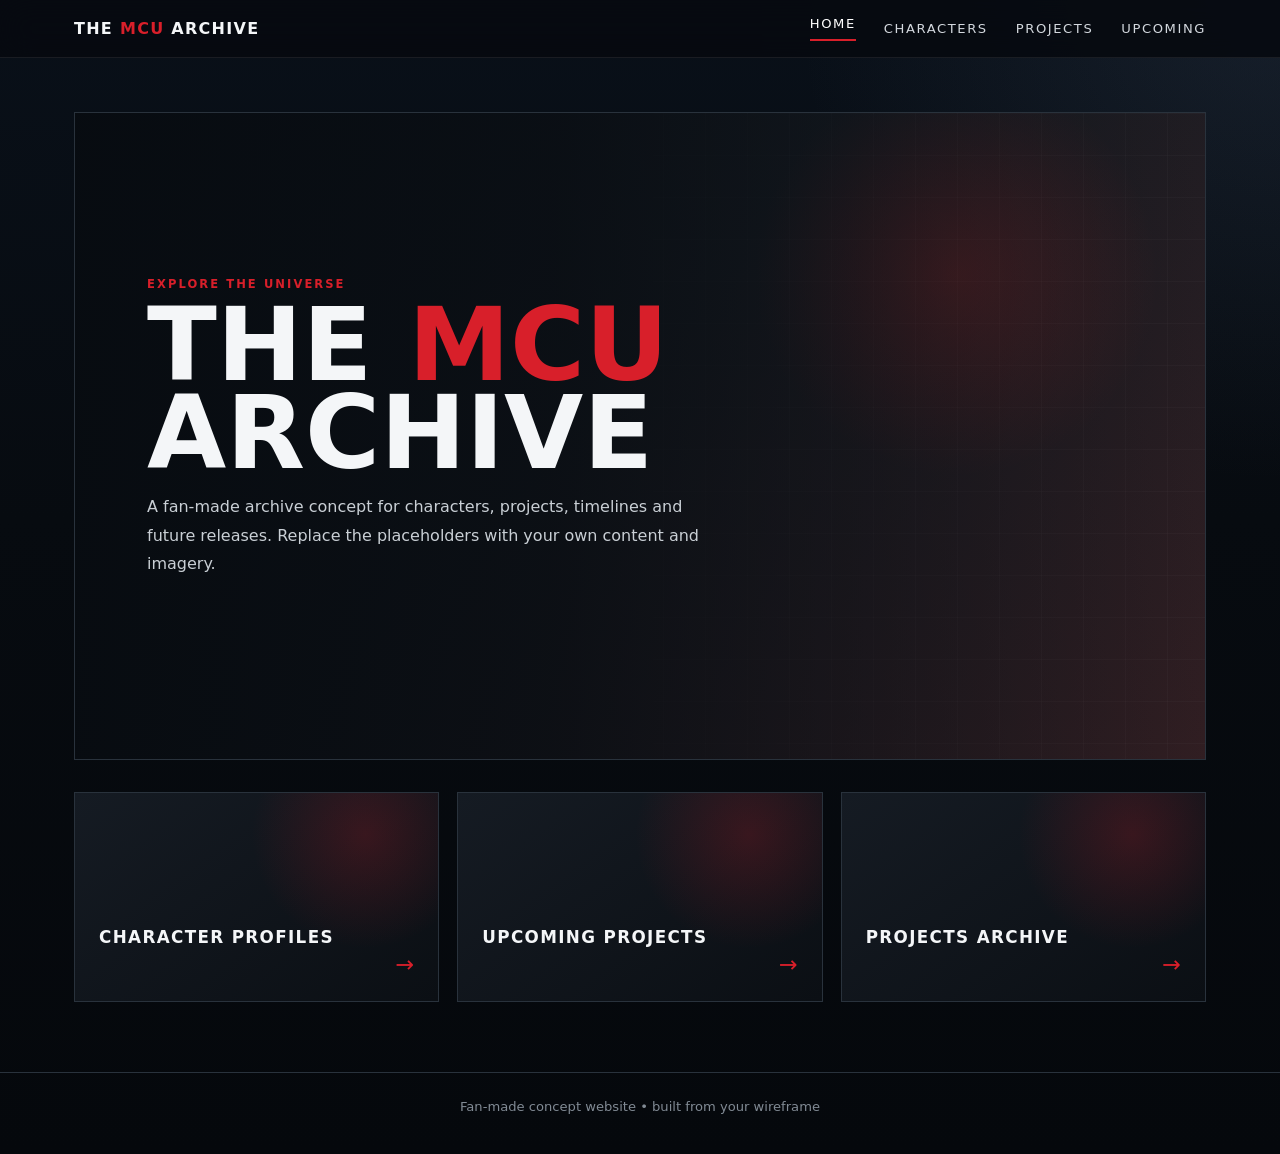
<file: index.html>
<!doctype html><html lang="en"><head><meta charset="utf-8"><meta name="viewport" content="width=device-width,initial-scale=1"><title>The Archive</title><link rel="stylesheet" href="styles.css"></head><body>
<header class="site-header"><nav class="nav"><a class="brand" href="index.html">THE <span>MCU</span> ARCHIVE</a><button class="menu-btn">☰</button><div class="nav-links"><a class="active" href="index.html">Home</a><a href="characters.html">Characters</a><a href="projects.html">Projects</a><a href="upcoming.html">Upcoming</a></div></nav></header>
<main>
<section class="hero"><div class="hero-content"><div class="eyebrow">Explore the universe</div><h1>The <span>MCU</span><br>Archive</h1><p>A fan-made archive concept for characters, projects, timelines and future releases. Replace the placeholders with your own content and imagery.</p></div></section>
<section class="home-cards">
<a class="link-card" href="characters.html"><h3>Character Profiles</h3><span class="arrow">→</span></a>
<a class="link-card" href="upcoming.html"><h3>Upcoming Projects</h3><span class="arrow">→</span></a>
<a class="link-card" href="projects.html"><h3>Projects Archive</h3><span class="arrow">→</span></a>
</section>
</main><footer class="footer">Fan-made concept website • built from your wireframe</footer><script src="script.js"></script></body></html>
</file>
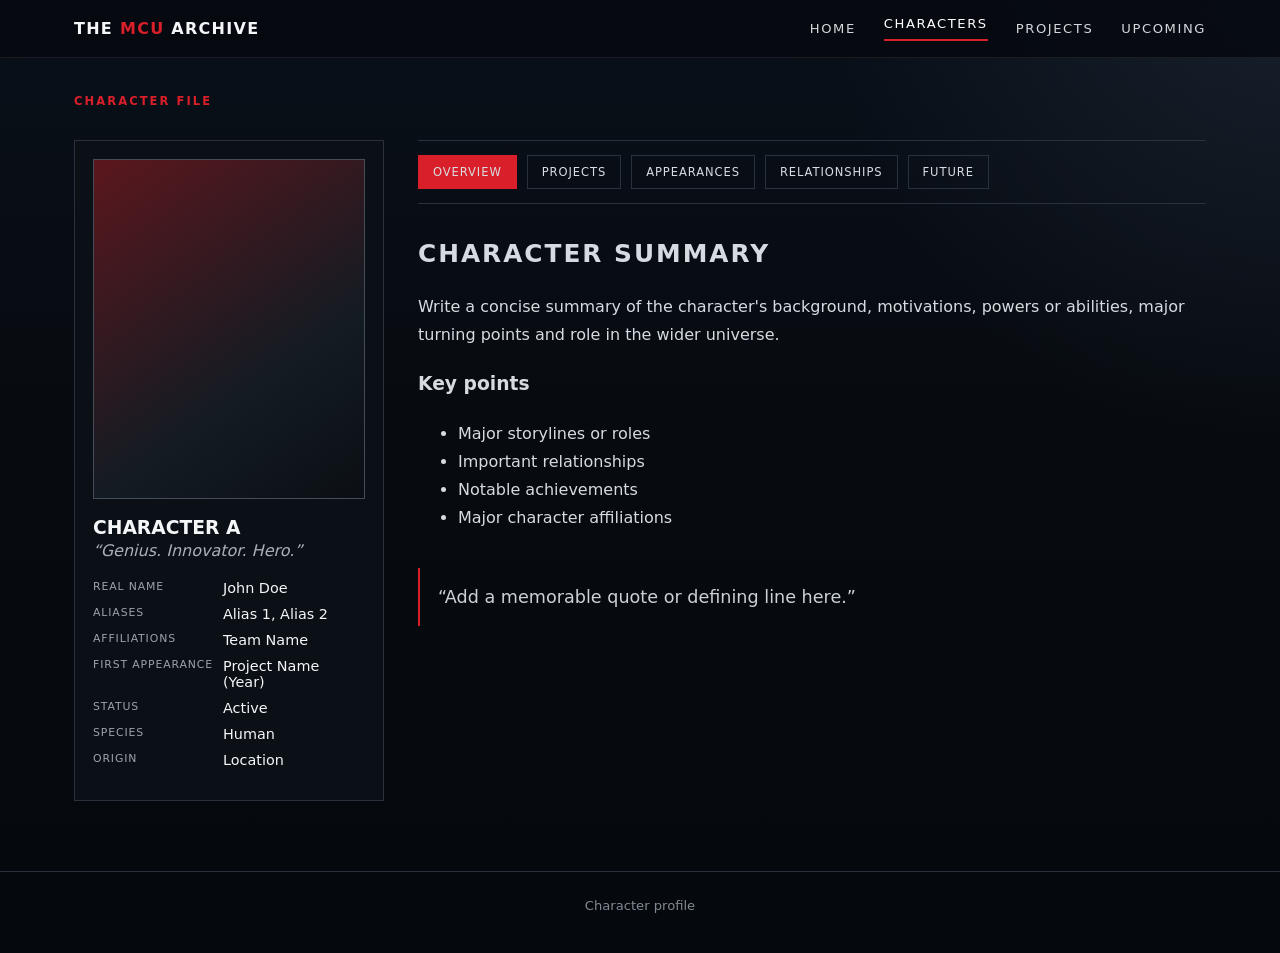
<file: character.html>
<!doctype html><html lang="en"><head><meta charset="utf-8"><meta name="viewport" content="width=device-width,initial-scale=1"><title>Character Profile</title><link rel="stylesheet" href="styles.css"></head><body>
<header class="site-header"><nav class="nav"><a class="brand" href="index.html">THE <span>MCU</span> ARCHIVE</a><button class="menu-btn">☰</button><div class="nav-links"><a href="index.html">Home</a><a class="active" href="characters.html">Characters</a><a href="projects.html">Projects</a><a href="upcoming.html">Upcoming</a></div></nav></header>
<main><div class="eyebrow">Character file</div><section class="profile-layout">
<aside class="profile-card"><div class="profile-image"></div><h1>Character A</h1><div class="tagline">“Genius. Innovator. Hero.”</div><dl class="meta"><dt>Real name</dt><dd>John Doe</dd><dt>Aliases</dt><dd>Alias 1, Alias 2</dd><dt>Affiliations</dt><dd>Team Name</dd><dt>First appearance</dt><dd>Project Name (Year)</dd><dt>Status</dt><dd>Active</dd><dt>Species</dt><dd>Human</dd><dt>Origin</dt><dd>Location</dd></dl></aside>
<section class="profile-main"><div class="tabs"><button class="tab active" data-tab="overview">Overview</button><button class="tab" data-tab="projects">Projects</button><button class="tab" data-tab="appearances">Appearances</button><button class="tab" data-tab="relationships">Relationships</button><button class="tab" data-tab="future">Future</button></div>
<div id="overview" class="tab-panel active"><h2 class="section-title">Character Summary</h2><p>Write a concise summary of the character's background, motivations, powers or abilities, major turning points and role in the wider universe.</p><h3>Key points</h3><ul><li>Major storylines or roles</li><li>Important relationships</li><li>Notable achievements</li><li>Major character affiliations</li></ul><div class="quote">“Add a memorable quote or defining line here.”</div></div>
<div id="projects" class="tab-panel"><h2 class="section-title">Projects</h2><p>List every film, series or special connected to this character.</p></div>
<div id="appearances" class="tab-panel"><h2 class="section-title">Appearances</h2><p>Use this for cameo appearances, post-credit scenes or archive footage.</p></div>
<div id="relationships" class="tab-panel"><h2 class="section-title">Relationships</h2><p>Summarise allies, rivals, family and team connections.</p></div>
<div id="future" class="tab-panel"><h2 class="section-title">Future</h2><p>Track confirmed or rumoured future projects here.</p></div>
</section></section></main><footer class="footer">Character profile</footer><script src="script.js"></script></body></html>
</file>
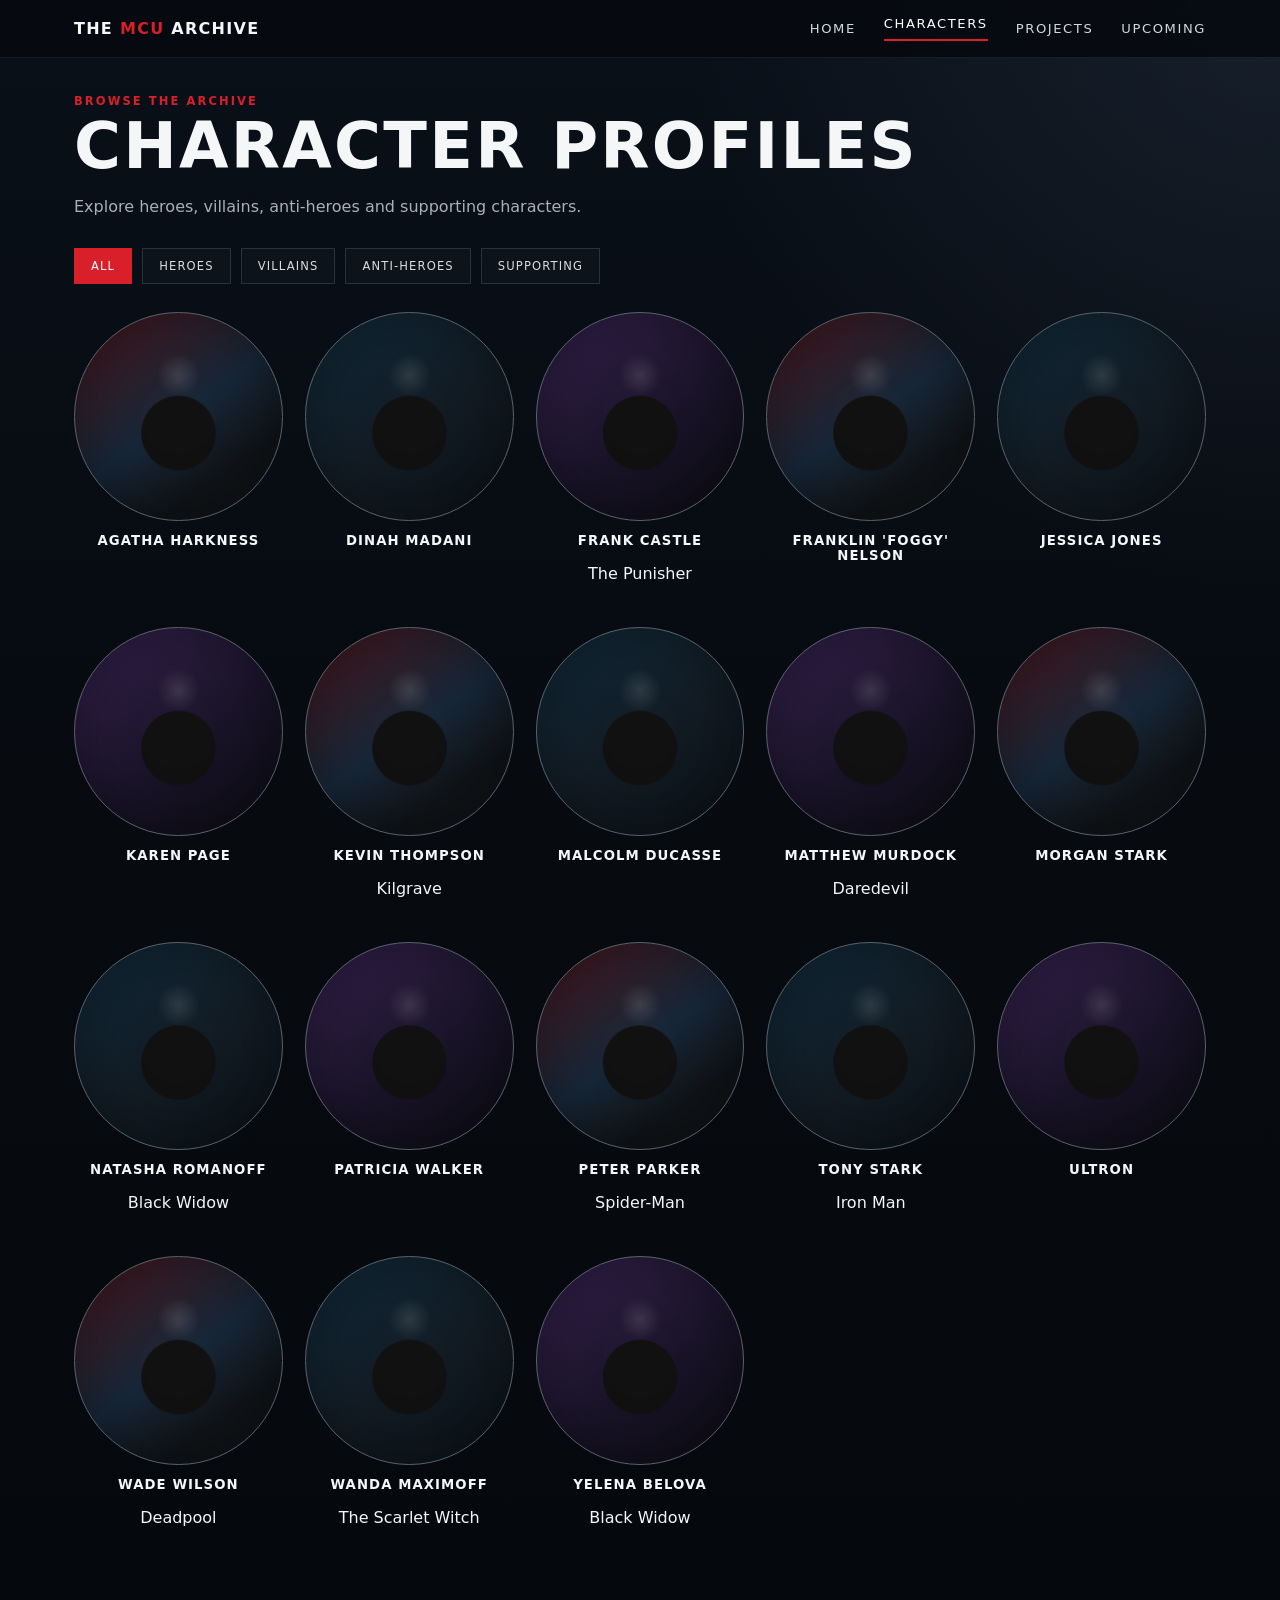
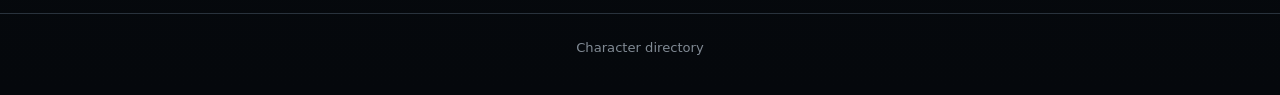
<file: characters.html>
<!doctype html><html lang="en"><head><meta charset="utf-8"><meta name="viewport" content="width=device-width,initial-scale=1"><title>Characters</title><link rel="stylesheet" href="styles.css"></head><body>
<header class="site-header"><nav class="nav"><a class="brand" href="index.html">THE <span>MCU</span> ARCHIVE</a><button class="menu-btn">☰</button><div class="nav-links"><a href="index.html">Home</a><a class="active" href="characters.html">Characters</a><a href="projects.html">Projects</a><a href="upcoming.html">Upcoming</a></div></nav></header>
<main><div class="eyebrow">Browse the archive</div><h1 class="page-title">Character Profiles</h1><p class="page-subtitle">Explore heroes, villains, anti-heroes and supporting characters.</p>
<div class="toolbar"><button class="filter-btn active" data-filter="all">All</button><button class="filter-btn" data-filter="hero">Heroes</button><button class="filter-btn" data-filter="villain">Villains</button><button class="filter-btn" data-filter="antihero">Anti-Heroes</button><button class="filter-btn" data-filter="supporting">Supporting</button></div>
<section class="character-grid">
<a href="character.html" class="character-card" data-type="villain"><div class="avatar"></div><h3>Agatha Harkness</h3></a>
  <div class="character-card" data-type="supporting"><div class="avatar"></div><h3>Dinah Madani</h3></div>
  <div class="character-card" data-type="antihero"><div class="avatar"></div><h3>Frank Castle</h3><p>The Punisher</p></div>
  <div class="character-card" data-type="supporting"><div class="avatar"></div><h3>Franklin 'Foggy' Nelson</h3></div>
<div class="character-card" data-type="hero"><div class="avatar"></div><h3>Jessica Jones</h3></div>
  <div class="character-card" data-type="supporting"><div class="avatar"></div><h3>Karen Page</h3></div>
  <div class="character-card" data-type="villain"><div class="avatar"></div><h3>Kevin Thompson</h3><p>Kilgrave</p></div>
<div class="character-card" data-type="supporting"><div class="avatar"></div><h3>Malcolm Ducasse</h3></div>
<div class="character-card" data-type="hero"><div class="avatar"></div><h3>Matthew Murdock</h3><p>Daredevil</p></div>
  <div class="character-card" data-type="supporting"><div class="avatar"></div><h3>Morgan Stark</h3></div>
<div class="character-card" data-type="hero"><div class="avatar"></div><h3>Natasha Romanoff</h3><p>Black Widow</p></div>
  <div class="character-card" data-type="supporting"><div class="avatar"></div><h3>Patricia Walker</h3></div>
  <div class="character-card" data-type="hero"><div class="avatar"></div><h3>Peter Parker</h3><p>Spider-Man</p></div>
<div class="character-card" data-type="hero"><div class="avatar"></div><h3>Tony Stark</h3><p>Iron Man</p></div>
<div class="character-card" data-type="villain"><div class="avatar"></div><h3>Ultron</h3></div>
<div class="character-card" data-type="antihero"><div class="avatar"></div><h3>Wade Wilson</h3><p>Deadpool</p></div>
<div class="character-card" data-type="hero"><div class="avatar"></div><h3>Wanda Maximoff</h3><p>The Scarlet Witch</p></div>
<div class="character-card" data-type="hero"><div class="avatar"></div><h3>Yelena Belova</h3><p>Black Widow</p></div>
</section></main><footer class="footer">Character directory</footer><script src="script.js"></script></body></html>
</file>
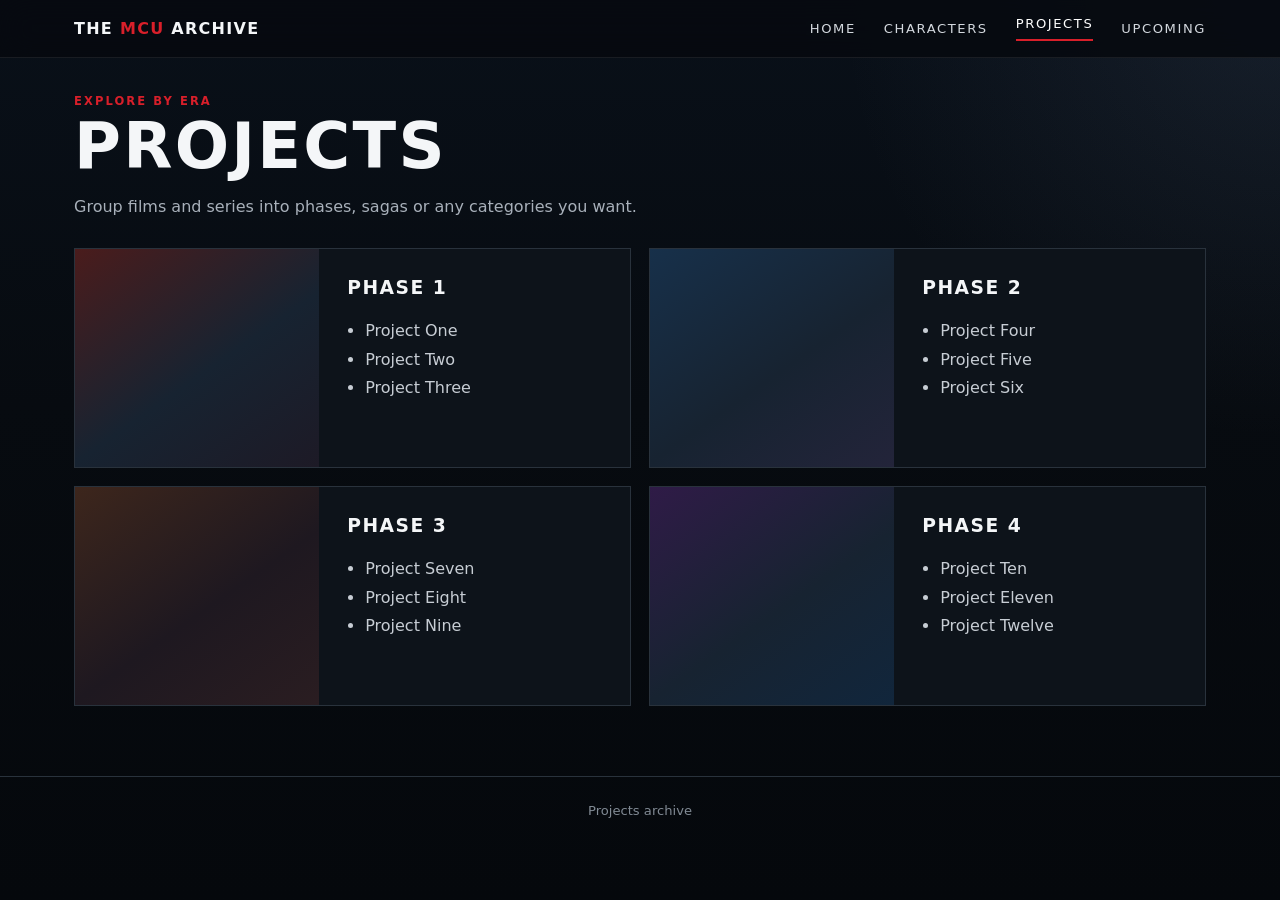
<file: projects.html>
<!doctype html><html lang="en"><head><meta charset="utf-8"><meta name="viewport" content="width=device-width,initial-scale=1"><title>Projects</title><link rel="stylesheet" href="styles.css"></head><body>
<header class="site-header"><nav class="nav"><a class="brand" href="index.html">THE <span>MCU</span> ARCHIVE</a><button class="menu-btn">☰</button><div class="nav-links"><a href="index.html">Home</a><a href="characters.html">Characters</a><a class="active" href="projects.html">Projects</a><a href="upcoming.html">Upcoming</a></div></nav></header>
<main><div class="eyebrow">Explore by era</div><h1 class="page-title">Projects</h1><p class="page-subtitle">Group films and series into phases, sagas or any categories you want.</p>
<section class="phase-grid">
<div class="phase-card"><div class="phase-art"></div><div class="phase-copy"><h3>Phase 1</h3><ul><li>Project One</li><li>Project Two</li><li>Project Three</li></ul></div></div>
<div class="phase-card"><div class="phase-art"></div><div class="phase-copy"><h3>Phase 2</h3><ul><li>Project Four</li><li>Project Five</li><li>Project Six</li></ul></div></div>
<div class="phase-card"><div class="phase-art"></div><div class="phase-copy"><h3>Phase 3</h3><ul><li>Project Seven</li><li>Project Eight</li><li>Project Nine</li></ul></div></div>
<div class="phase-card"><div class="phase-art"></div><div class="phase-copy"><h3>Phase 4</h3><ul><li>Project Ten</li><li>Project Eleven</li><li>Project Twelve</li></ul></div></div>
</section></main><footer class="footer">Projects archive</footer><script src="script.js"></script></body></html>
</file>
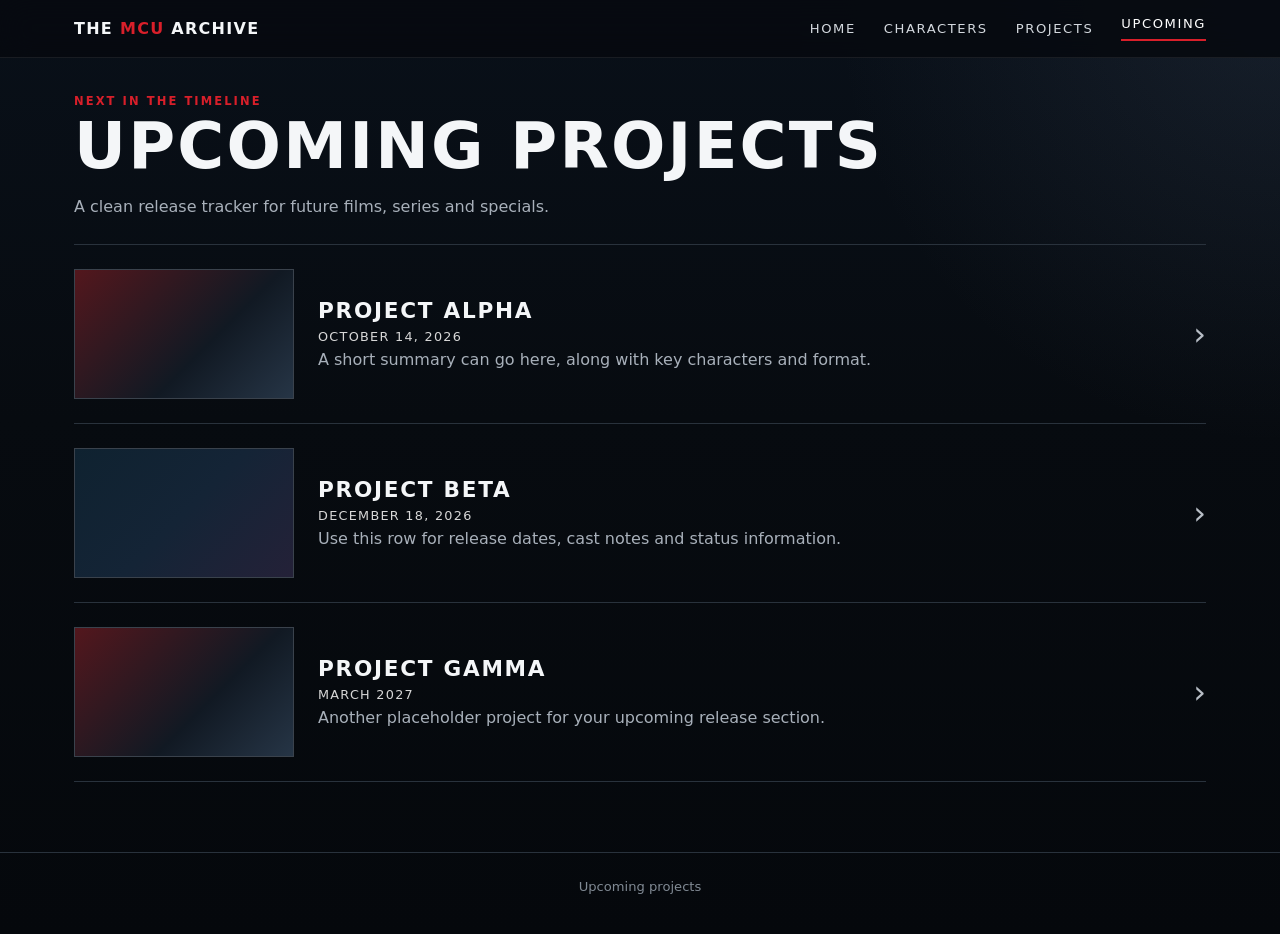
<file: upcoming.html>
<!doctype html><html lang="en"><head><meta charset="utf-8"><meta name="viewport" content="width=device-width,initial-scale=1"><title>Upcoming</title><link rel="stylesheet" href="styles.css"></head><body>
<header class="site-header"><nav class="nav"><a class="brand" href="index.html">THE <span>MCU</span> ARCHIVE</a><button class="menu-btn">☰</button><div class="nav-links"><a href="index.html">Home</a><a href="characters.html">Characters</a><a href="projects.html">Projects</a><a class="active" href="upcoming.html">Upcoming</a></div></nav></header>
<main><div class="eyebrow">Next in the timeline</div><h1 class="page-title">Upcoming Projects</h1><p class="page-subtitle">A clean release tracker for future films, series and specials.</p>
<section class="project-list">
<div class="project-row"><div class="project-thumb"></div><div><h3>Project Alpha</h3><div class="date">October 14, 2026</div><p>A short summary can go here, along with key characters and format.</p></div><div class="chev">›</div></div>
<div class="project-row"><div class="project-thumb"></div><div><h3>Project Beta</h3><div class="date">December 18, 2026</div><p>Use this row for release dates, cast notes and status information.</p></div><div class="chev">›</div></div>
<div class="project-row"><div class="project-thumb"></div><div><h3>Project Gamma</h3><div class="date">March 2027</div><p>Another placeholder project for your upcoming release section.</p></div><div class="chev">›</div></div>
</section></main><footer class="footer">Upcoming projects</footer><script src="script.js"></script></body></html>
</file>
<file: styles.css>
:root {
  --bg: #070b10;
  --panel: #0d131a;
  --panel-2: #111922;
  --text: #f4f6f8;
  --muted: #a8b0ba;
  --line: #29323c;
  --accent: #d81f2a;
  --accent-2: #8f1118;
  --max: 1180px;
}

* { box-sizing: border-box; }
html { scroll-behavior: smooth; }
body {
  margin: 0;
  font-family: Inter, ui-sans-serif, system-ui, -apple-system, BlinkMacSystemFont, "Segoe UI", sans-serif;
  color: var(--text);
  background:
    radial-gradient(circle at top right, rgba(93, 111, 139, .16), transparent 28%),
    linear-gradient(180deg, #091019 0%, var(--bg) 45%, #05080c 100%);
  min-height: 100vh;
}
a { color: inherit; text-decoration: none; }
img { max-width: 100%; display: block; }
button, input, select { font: inherit; }

.site-header {
  position: sticky;
  top: 0;
  z-index: 50;
  background: rgba(6, 10, 15, .88);
  backdrop-filter: blur(16px);
  border-bottom: 1px solid rgba(255,255,255,.08);
}
.nav {
  max-width: var(--max);
  margin: auto;
  padding: 16px 24px;
  display: flex;
  align-items: center;
  justify-content: space-between;
  gap: 24px;
}
.brand { font-weight: 900; letter-spacing: .08em; }
.brand span { color: var(--accent); }
.nav-links { display: flex; gap: 28px; align-items: center; }
.nav-links a { color: #d3d8de; font-size: .82rem; letter-spacing: .12em; text-transform: uppercase; }
.nav-links a:hover, .nav-links a.active { color: #fff; }
.nav-links a.active { border-bottom: 2px solid var(--accent); padding-bottom: 8px; }
.menu-btn { display: none; background: none; border: 0; color: white; font-size: 1.5rem; }

main { max-width: var(--max); margin: 0 auto; padding: 36px 24px 70px; }
.eyebrow { color: var(--accent); text-transform: uppercase; letter-spacing: .18em; font-size: .72rem; font-weight: 800; }
.page-title { font-size: clamp(2rem, 5vw, 4.6rem); margin: 8px 0 8px; line-height: .95; text-transform: uppercase; letter-spacing: .035em; }
.page-subtitle { color: var(--muted); max-width: 720px; line-height: 1.7; }
.section-title { font-size: 1.55rem; text-transform: uppercase; letter-spacing: .08em; margin: 0 0 18px; }

.hero {
  min-height: 72vh;
  display: grid;
  align-items: center;
  position: relative;
  overflow: hidden;
  border: 1px solid var(--line);
  margin-top: 18px;
  background:
    linear-gradient(90deg, rgba(7,11,16,.96) 0%, rgba(7,11,16,.8) 42%, rgba(7,11,16,.18) 100%),
    radial-gradient(circle at 78% 25%, rgba(193, 43, 43, .32), transparent 20%),
    linear-gradient(135deg, #101a25, #1b2027 45%, #3a2226 100%);
}
.hero::after {
  content: "";
  position: absolute;
  inset: 0;
  background-image: linear-gradient(rgba(255,255,255,.025) 1px, transparent 1px), linear-gradient(90deg, rgba(255,255,255,.025) 1px, transparent 1px);
  background-size: 42px 42px;
  mask-image: linear-gradient(to left, black, transparent 65%);
}
.hero-content { padding: clamp(32px, 6vw, 72px); position: relative; z-index: 2; max-width: 720px; }
.hero h1 { font-size: clamp(3rem, 8vw, 7rem); margin: 10px 0 16px; line-height: .86; text-transform: uppercase; }
.hero h1 span { color: var(--accent); }
.hero p { color: #c9cfd5; max-width: 620px; line-height: 1.8; }

.home-cards { display: grid; grid-template-columns: repeat(3, 1fr); gap: 18px; margin-top: 32px; }
.link-card {
  min-height: 210px;
  border: 1px solid var(--line);
  padding: 24px;
  position: relative;
  overflow: hidden;
  background: linear-gradient(145deg, #151b23, #0b0f14);
}
.link-card::before {
  content: "";
  position: absolute; inset: 0;
  background: radial-gradient(circle at 80% 20%, rgba(216,31,42,.24), transparent 34%);
  opacity: .85;
}
.link-card > * { position: relative; z-index: 1; }
.link-card h3 { margin: 110px 0 0; font-size: 1.05rem; text-transform: uppercase; letter-spacing: .08em; }
.link-card .arrow { color: var(--accent); position: absolute; right: 24px; bottom: 24px; font-size: 1.4rem; }

.toolbar { display: flex; flex-wrap: wrap; gap: 10px; margin: 28px 0; }
.filter-btn {
  background: #0d131a;
  color: #d9dde1;
  border: 1px solid var(--line);
  padding: 10px 16px;
  text-transform: uppercase;
  letter-spacing: .1em;
  font-size: .72rem;
  cursor: pointer;
}
.filter-btn.active, .filter-btn:hover { background: var(--accent); border-color: var(--accent); color: #fff; }

.character-grid { display: grid; grid-template-columns: repeat(5, 1fr); gap: 28px 22px; }
.character-card { text-align: center; }
.avatar {
  aspect-ratio: 1;
  border-radius: 50%;
  border: 1px solid #59616b;
  margin-bottom: 12px;
  background:
    radial-gradient(circle at 50% 30%, rgba(255,255,255,.13), transparent 12%),
    radial-gradient(circle at 50% 58%, #111 0 23%, transparent 24%),
    linear-gradient(145deg, #48151b, #172738 50%, #101317 75%);
  box-shadow: inset 0 0 55px rgba(0,0,0,.35);
}
.character-card:nth-child(3n+2) .avatar { background: radial-gradient(circle at 50% 30%, rgba(255,255,255,.12), transparent 12%), radial-gradient(circle at 50% 58%, #111 0 23%, transparent 24%), linear-gradient(145deg,#112a3a,#121a22 60%,#081017); }
.character-card:nth-child(3n) .avatar { background: radial-gradient(circle at 50% 30%, rgba(255,255,255,.12), transparent 12%), radial-gradient(circle at 50% 58%, #111 0 23%, transparent 24%), linear-gradient(145deg,#34214e,#181326 60%,#0c0b14); }
.character-card h3 { font-size: .83rem; text-transform: uppercase; letter-spacing: .08em; margin: 0; }

.project-list { margin-top: 24px; border-top: 1px solid var(--line); }
.project-row { display: grid; grid-template-columns: 220px 1fr auto; gap: 24px; align-items: center; padding: 24px 0; border-bottom: 1px solid var(--line); }
.project-thumb { height: 130px; border: 1px solid #3a424c; background: linear-gradient(135deg, #53171d, #111923 60%, #263546); }
.project-row:nth-child(2n) .project-thumb { background: linear-gradient(135deg, #0f2230, #142436 50%, #242138); }
.project-row h3 { margin: 0 0 6px; font-size: 1.35rem; text-transform: uppercase; letter-spacing: .08em; }
.project-row .date { color: #d7d7d7; font-size: .8rem; text-transform: uppercase; letter-spacing: .1em; }
.project-row p { color: var(--muted); margin: 6px 0 0; }
.project-row .chev { font-size: 2rem; color: #b8bec6; }

.phase-grid { display: grid; grid-template-columns: repeat(2, 1fr); gap: 18px; margin-top: 28px; }
.phase-card { border: 1px solid var(--line); background: var(--panel); display: grid; grid-template-columns: 44% 56%; min-height: 220px; }
.phase-art { background: linear-gradient(145deg, #4a1c1c, #172331 55%, #1d1a26); }
.phase-card:nth-child(2) .phase-art { background: linear-gradient(145deg, #17304a, #172331 55%, #23243a); }
.phase-card:nth-child(3) .phase-art { background: linear-gradient(145deg, #3d261c, #1e1820 55%, #2a1d21); }
.phase-card:nth-child(4) .phase-art { background: linear-gradient(145deg, #2f1b47, #172331 55%, #11263c); }
.phase-copy { padding: 28px; }
.phase-copy h3 { margin-top: 0; text-transform: uppercase; letter-spacing: .08em; }
.phase-copy ul { color: #c7cdd4; padding-left: 18px; line-height: 1.8; }

.profile-layout { display: grid; grid-template-columns: 310px 1fr; gap: 34px; margin-top: 32px; }
.profile-card { border: 1px solid var(--line); background: #0b1016; padding: 18px; }
.profile-image { aspect-ratio: 4/5; background: linear-gradient(145deg, #5b171d, #131b23 65%, #0b0f14); border: 1px solid #444d57; margin-bottom: 18px; }
.profile-card h1 { text-transform: uppercase; margin: 0 0 3px; }
.profile-card .tagline { color: var(--muted); font-style: italic; margin-bottom: 20px; }
.meta { display: grid; grid-template-columns: 120px 1fr; gap: 10px; font-size: .9rem; }
.meta dt { color: #9ba3ad; text-transform: uppercase; font-size: .68rem; letter-spacing: .08em; }
.meta dd { margin: 0; }
.profile-main { border-top: 1px solid var(--line); }
.tabs { display: flex; gap: 10px; flex-wrap: wrap; padding: 14px 0; border-bottom: 1px solid var(--line); }
.tab { padding: 9px 14px; border: 1px solid var(--line); background: transparent; color: #d8dde3; cursor: pointer; text-transform: uppercase; letter-spacing: .08em; font-size: .72rem; }
.tab.active { background: var(--accent); border-color: var(--accent); }
.tab-panel { display: none; padding: 28px 0; line-height: 1.75; color: #d6dbe1; }
.tab-panel.active { display: block; }
.quote { margin-top: 36px; border-left: 2px solid var(--accent); padding: 14px 18px; color: #cbd1d8; font-size: 1.1rem; }

.footer { border-top: 1px solid var(--line); color: #818a94; padding: 26px 24px 40px; text-align: center; font-size: .82rem; }

@media (max-width: 900px) {
  .home-cards, .character-grid { grid-template-columns: repeat(2, 1fr); }
  .phase-grid { grid-template-columns: 1fr; }
  .project-row { grid-template-columns: 150px 1fr auto; }
  .profile-layout { grid-template-columns: 1fr; }
  .profile-card { max-width: 520px; }
}

@media (max-width: 680px) {
  .menu-btn { display: block; }
  .nav-links { display: none; position: absolute; top: 64px; left: 0; right: 0; flex-direction: column; background: #080d12; border-bottom: 1px solid var(--line); padding: 18px; }
  .nav-links.open { display: flex; }
  main { padding-inline: 16px; }
  .hero { min-height: 64vh; }
  .hero-content { padding: 36px 22px; }
  .home-cards, .character-grid { grid-template-columns: 1fr; }
  .character-grid { max-width: 360px; margin: auto; }
  .project-row { grid-template-columns: 1fr; }
  .project-row .chev { display: none; }
  .project-thumb { height: 170px; }
  .phase-card { grid-template-columns: 1fr; }
  .phase-art { min-height: 180px; }
}
</file>
